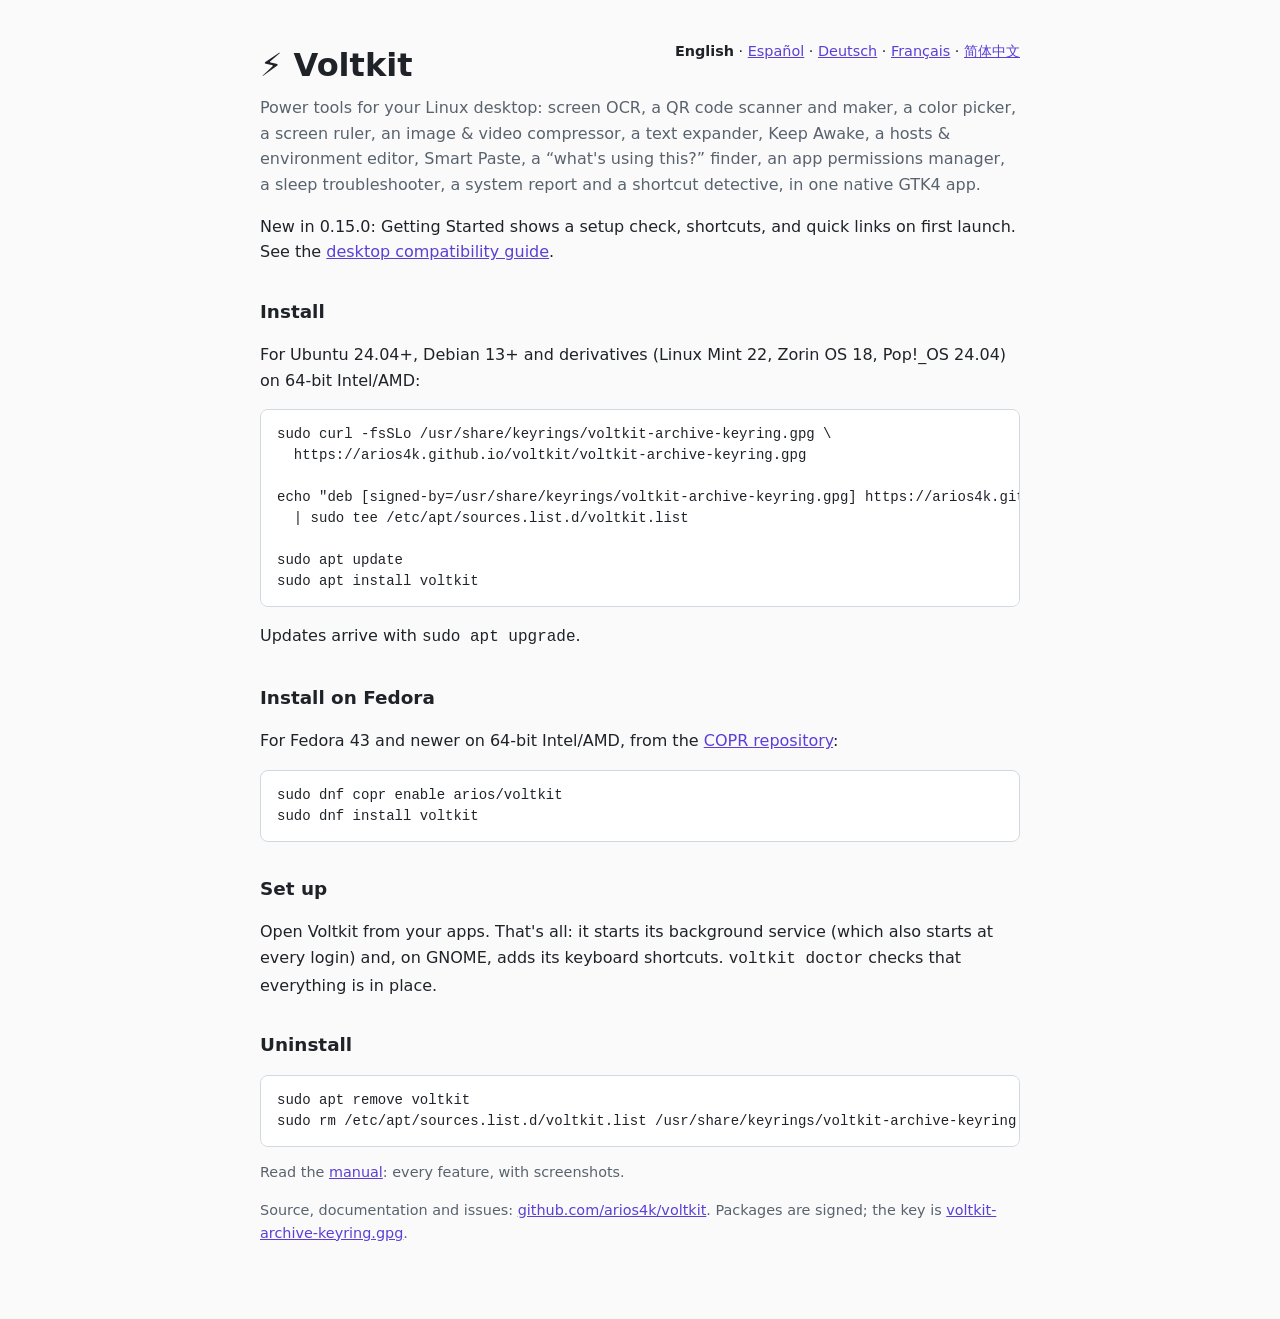
<file: packaging/apt/index.html>
<!doctype html>
<html lang="en">
<head>
<meta charset="utf-8">
<meta name="viewport" content="width=device-width, initial-scale=1">
<link rel="alternate" hreflang="en" href="index.html">
<link rel="alternate" hreflang="es" href="index.es.html">
<link rel="alternate" hreflang="de" href="index.de.html">
<link rel="alternate" hreflang="fr" href="index.fr.html">
<link rel="alternate" hreflang="zh-CN" href="index.zh-CN.html">
<title>Voltkit APT Repository</title>
<style>
  :root { --bg: #fafafa; --fg: #1f2328; --muted: #59636e; --card: #fff; --border: #d1d9e0; --accent: #5b3fd6; }
  @media (prefers-color-scheme: dark) {
    :root { --bg: #0f1117; --fg: #e6edf3; --muted: #9198a1; --card: #161b22; --border: #30363d; --accent: #a78bfa; }
  }
  body { margin: 0; background: var(--bg); color: var(--fg); font: 16px/1.6 system-ui, sans-serif; }
  main { max-width: 760px; margin: 0 auto; padding: 40px 16px 64px; }
  h1 { margin: 0 0 4px; font-size: 2rem; }
  h2 { margin-top: 2rem; font-size: 1.15rem; }
  p.lead { color: var(--muted); margin-top: 0; }
  pre { background: var(--card); border: 1px solid var(--border); border-radius: 8px; padding: 14px 16px;
        overflow-x: auto; font: 14px/1.5 ui-monospace, monospace; }
  code { font-family: ui-monospace, monospace; }
  a { color: var(--accent); }
  .muted { color: var(--muted); font-size: 0.9rem; }
  .langs { float: right; font-size: 0.9rem; }
</style>
</head>
<body>
<main>
  <nav class="langs"><strong>English</strong> · <a href="index.es.html" hreflang="es" lang="es">Español</a> · <a href="index.de.html" hreflang="de" lang="de">Deutsch</a> · <a href="index.fr.html" hreflang="fr" lang="fr">Français</a> · <a href="index.zh-CN.html" hreflang="zh-CN" lang="zh-CN">简体中文</a></nav>
  <h1>⚡ Voltkit</h1>
  <p class="lead">Power tools for your Linux desktop: screen OCR, a QR code scanner and maker, a color
  picker, a screen ruler, an image &amp; video compressor, a text expander, Keep Awake, a hosts &amp;
  environment editor, Smart Paste, a “what's using this?” finder, an app permissions manager, a sleep troubleshooter, a system report and a shortcut detective, in one
  native GTK4 app.</p>
  <p>New in 0.15.0: Getting Started shows a setup check, shortcuts, and quick links on first launch. See the <a href="manual/install.html#desktop-compatibility">desktop compatibility guide</a>.</p>

  <h2>Install</h2>
  <p>For Ubuntu 24.04+, Debian 13+ and derivatives (Linux Mint 22, Zorin OS 18, Pop!_OS 24.04) on 64-bit Intel/AMD:</p>
  <pre><code>sudo curl -fsSLo /usr/share/keyrings/voltkit-archive-keyring.gpg \
  https://arios4k.github.io/voltkit/voltkit-archive-keyring.gpg

echo "deb [signed-by=/usr/share/keyrings/voltkit-archive-keyring.gpg] https://arios4k.github.io/voltkit stable main" \
  | sudo tee /etc/apt/sources.list.d/voltkit.list

sudo apt update
sudo apt install voltkit</code></pre>

  <p>Updates arrive with <code>sudo apt upgrade</code>.</p>

  <h2>Install on Fedora</h2>
  <p>For Fedora 43 and newer on 64-bit Intel/AMD, from the <a href="https://copr.fedorainfracloud.org/coprs/arios/voltkit/">COPR repository</a>:</p>
  <pre><code>sudo dnf copr enable arios/voltkit
sudo dnf install voltkit</code></pre>

  <h2>Set up</h2>
  <p>Open Voltkit from your apps. That's all: it starts its background service (which also starts at
  every login) and, on GNOME, adds its keyboard shortcuts. <code>voltkit doctor</code> checks that
  everything is in place.</p>

  <h2>Uninstall</h2>
  <pre><code>sudo apt remove voltkit
sudo rm /etc/apt/sources.list.d/voltkit.list /usr/share/keyrings/voltkit-archive-keyring.gpg</code></pre>

  <p class="muted">Read the <a href="manual/">manual</a>: every feature, with screenshots. </p>
  <p class="muted">Source, documentation and issues: <a href="https://github.com/arios4k/voltkit">github.com/arios4k/voltkit</a>.
  Packages are signed; the key is <a href="voltkit-archive-keyring.gpg">voltkit-archive-keyring.gpg</a>.</p>
</main>
</body>
</html>
</file>
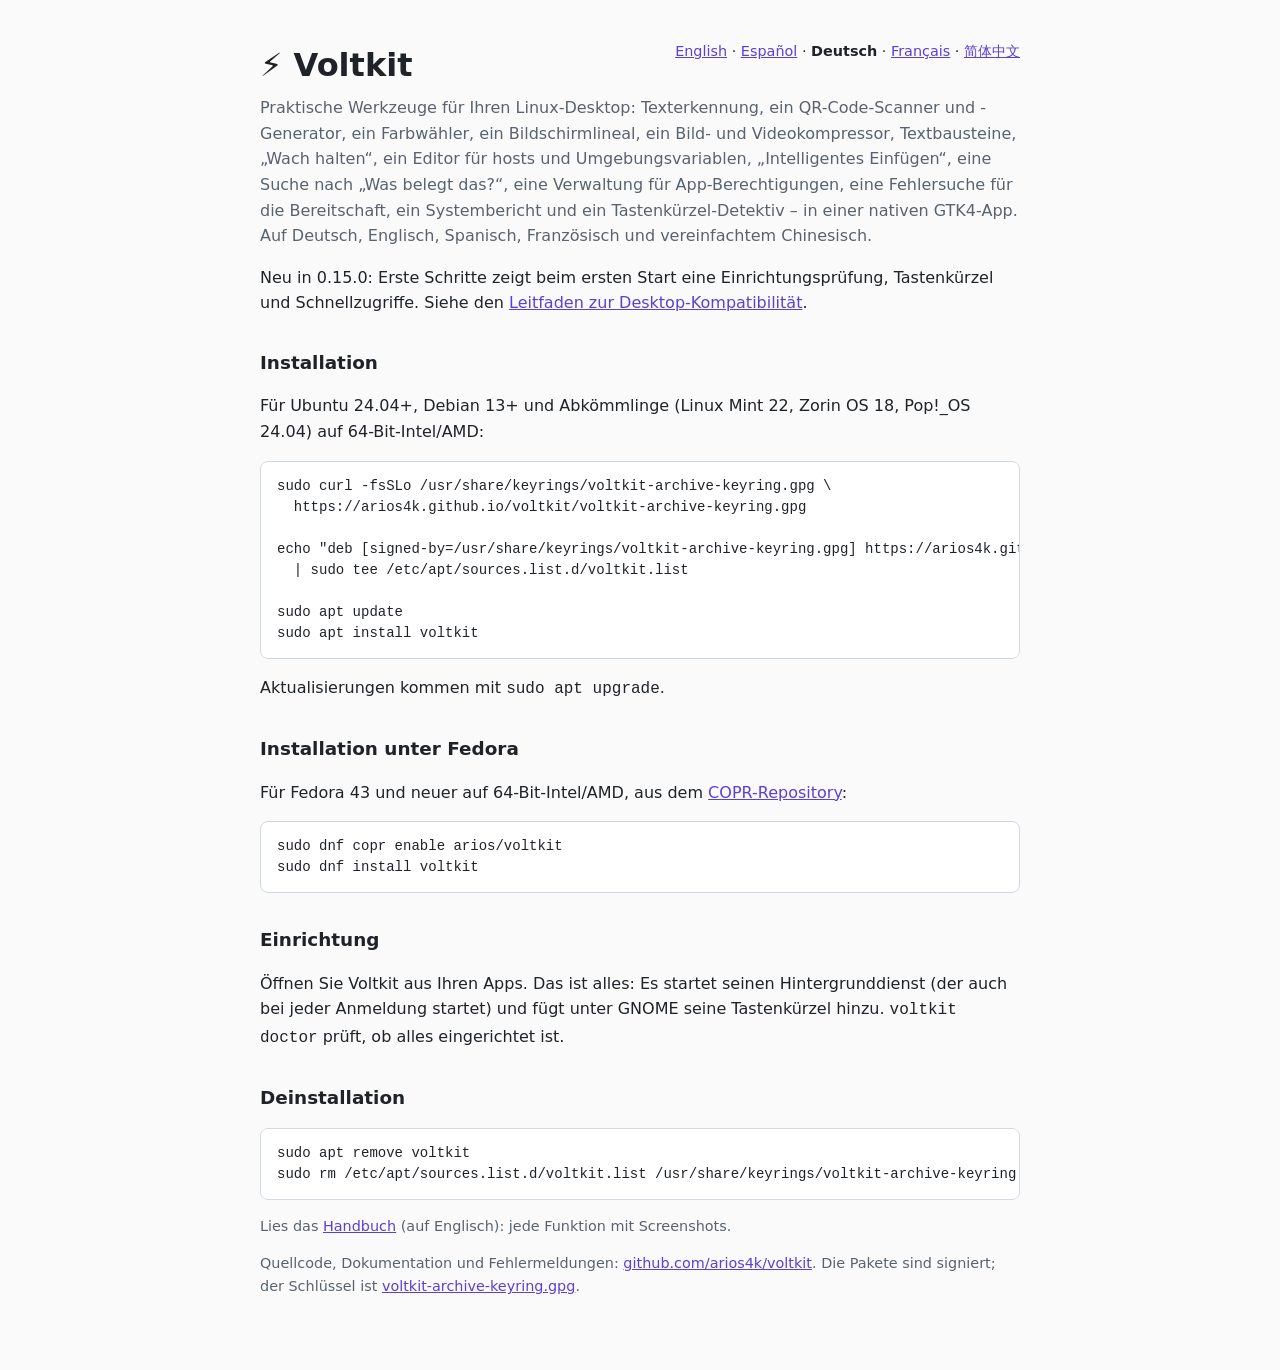
<file: packaging/apt/index.de.html>
<!doctype html>
<html lang="de">
<head>
<meta charset="utf-8">
<meta name="viewport" content="width=device-width, initial-scale=1">
<link rel="alternate" hreflang="en" href="index.html">
<link rel="alternate" hreflang="es" href="index.es.html">
<link rel="alternate" hreflang="de" href="index.de.html">
<link rel="alternate" hreflang="fr" href="index.fr.html">
<link rel="alternate" hreflang="zh-CN" href="index.zh-CN.html">
<title>Voltkit-APT-Repository</title>
<style>
  :root { --bg: #fafafa; --fg: #1f2328; --muted: #59636e; --card: #fff; --border: #d1d9e0; --accent: #5b3fd6; }
  @media (prefers-color-scheme: dark) {
    :root { --bg: #0f1117; --fg: #e6edf3; --muted: #9198a1; --card: #161b22; --border: #30363d; --accent: #a78bfa; }
  }
  body { margin: 0; background: var(--bg); color: var(--fg); font: 16px/1.6 system-ui, sans-serif; }
  main { max-width: 760px; margin: 0 auto; padding: 40px 16px 64px; }
  h1 { margin: 0 0 4px; font-size: 2rem; }
  h2 { margin-top: 2rem; font-size: 1.15rem; }
  p.lead { color: var(--muted); margin-top: 0; }
  pre { background: var(--card); border: 1px solid var(--border); border-radius: 8px; padding: 14px 16px;
        overflow-x: auto; font: 14px/1.5 ui-monospace, monospace; }
  code { font-family: ui-monospace, monospace; }
  a { color: var(--accent); }
  .muted { color: var(--muted); font-size: 0.9rem; }
  .langs { float: right; font-size: 0.9rem; }
</style>
</head>
<body>
<main>
  <nav class="langs"><a href="index.html" hreflang="en" lang="en">English</a> · <a href="index.es.html" hreflang="es" lang="es">Español</a> · <strong>Deutsch</strong> · <a href="index.fr.html" hreflang="fr" lang="fr">Français</a> · <a href="index.zh-CN.html" hreflang="zh-CN" lang="zh-CN">简体中文</a></nav>
  <h1>⚡ Voltkit</h1>
  <p class="lead">Praktische Werkzeuge für Ihren Linux-Desktop: Texterkennung, ein QR-Code-Scanner und
  -Generator, ein Farbwähler, ein Bildschirmlineal, ein Bild- und Videokompressor, Textbausteine, „Wach
  halten“, ein Editor für hosts und Umgebungsvariablen, „Intelligentes Einfügen“, eine Suche nach „Was belegt
  das?“, eine Verwaltung für App-Berechtigungen, eine Fehlersuche für die Bereitschaft, ein Systembericht und ein
  Tastenkürzel-Detektiv – in einer nativen GTK4-App. Auf Deutsch, Englisch, Spanisch, Französisch und vereinfachtem Chinesisch.</p>
  <p>Neu in 0.15.0: Erste Schritte zeigt beim ersten Start eine Einrichtungsprüfung, Tastenkürzel und Schnellzugriffe. Siehe den <a href="manual/install.html#desktop-compatibility">Leitfaden zur Desktop-Kompatibilität</a>.</p>

  <h2>Installation</h2>
  <p>Für Ubuntu 24.04+, Debian 13+ und Abkömmlinge (Linux Mint 22, Zorin OS 18, Pop!_OS 24.04) auf 64-Bit-Intel/AMD:</p>
  <pre><code>sudo curl -fsSLo /usr/share/keyrings/voltkit-archive-keyring.gpg \
  https://arios4k.github.io/voltkit/voltkit-archive-keyring.gpg

echo "deb [signed-by=/usr/share/keyrings/voltkit-archive-keyring.gpg] https://arios4k.github.io/voltkit stable main" \
  | sudo tee /etc/apt/sources.list.d/voltkit.list

sudo apt update
sudo apt install voltkit</code></pre>

  <p>Aktualisierungen kommen mit <code>sudo apt upgrade</code>.</p>

  <h2>Installation unter Fedora</h2>
  <p>Für Fedora 43 und neuer auf 64-Bit-Intel/AMD, aus dem <a href="https://copr.fedorainfracloud.org/coprs/arios/voltkit/">COPR-Repository</a>:</p>
  <pre><code>sudo dnf copr enable arios/voltkit
sudo dnf install voltkit</code></pre>

  <h2>Einrichtung</h2>
  <p>Öffnen Sie Voltkit aus Ihren Apps. Das ist alles: Es startet seinen Hintergrunddienst (der auch bei
  jeder Anmeldung startet) und fügt unter GNOME seine Tastenkürzel hinzu. <code>voltkit doctor</code> prüft,
  ob alles eingerichtet ist.</p>

  <h2>Deinstallation</h2>
  <pre><code>sudo apt remove voltkit
sudo rm /etc/apt/sources.list.d/voltkit.list /usr/share/keyrings/voltkit-archive-keyring.gpg</code></pre>

  <p class="muted">Lies das <a href="manual/">Handbuch</a> (auf Englisch): jede Funktion mit Screenshots. </p>
  <p class="muted">Quellcode, Dokumentation und Fehlermeldungen: <a href="https://github.com/arios4k/voltkit/blob/main/README.de.md">github.com/arios4k/voltkit</a>.
  Die Pakete sind signiert; der Schlüssel ist <a href="voltkit-archive-keyring.gpg">voltkit-archive-keyring.gpg</a>.</p>
</main>
</body>
</html>
</file>
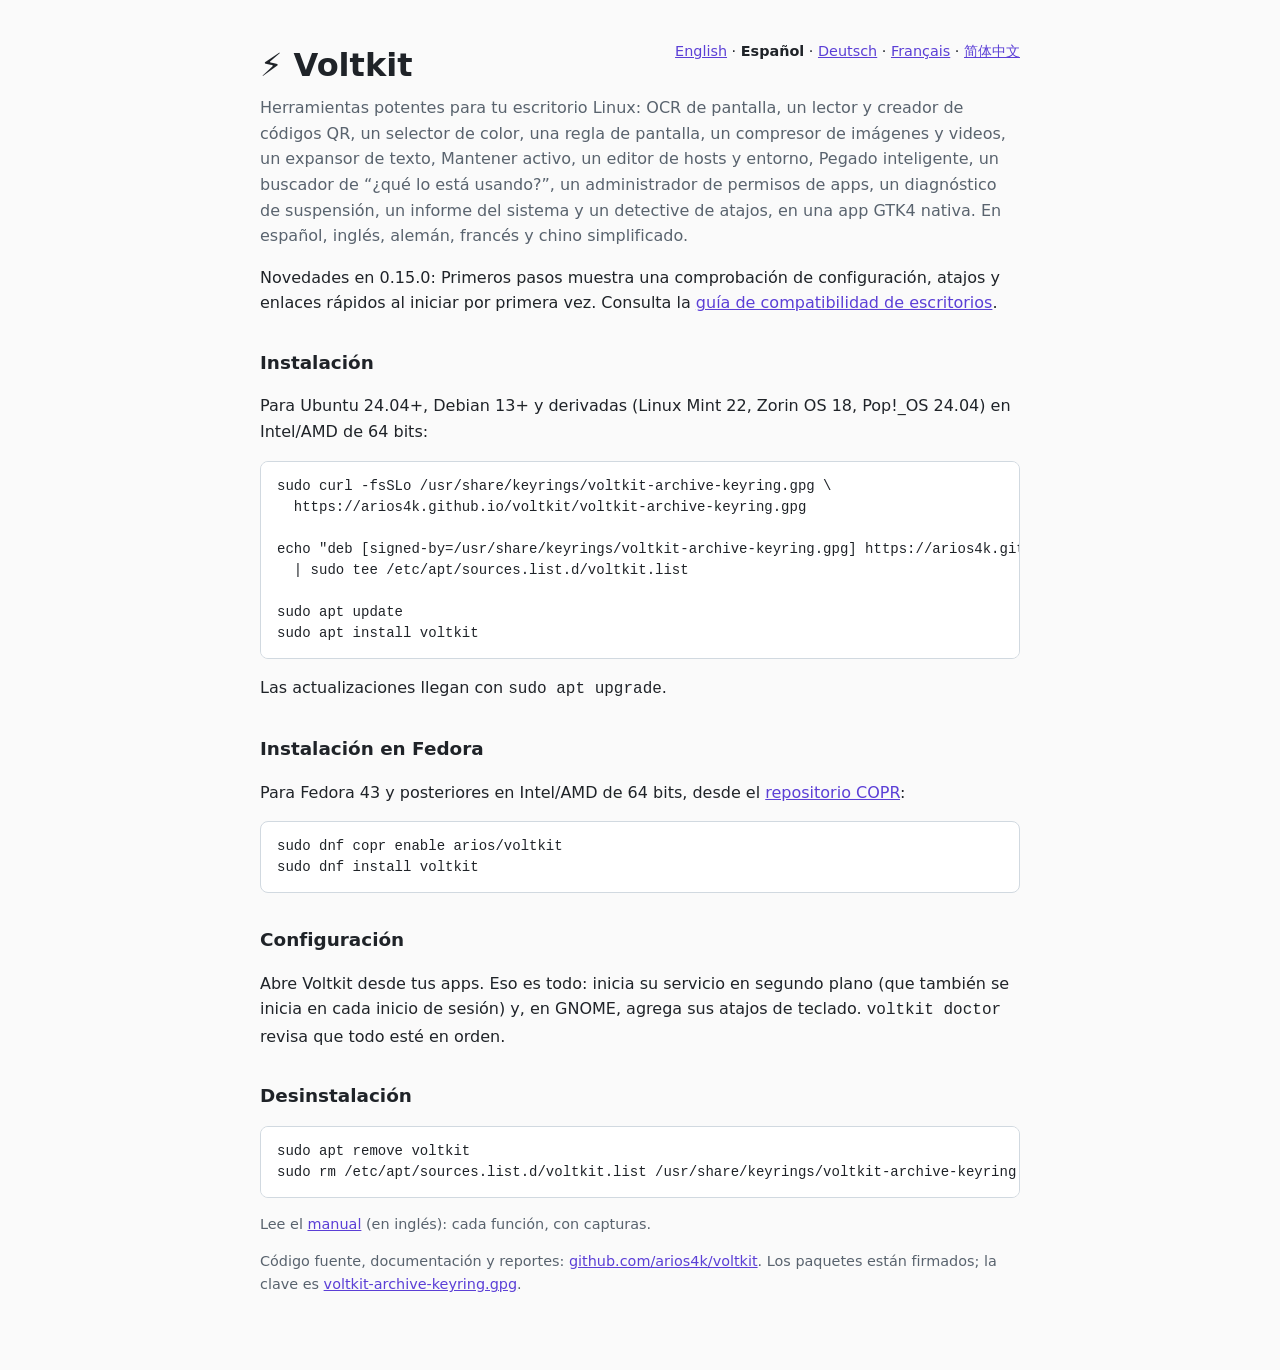
<file: packaging/apt/index.es.html>
<!doctype html>
<html lang="es">
<head>
<meta charset="utf-8">
<meta name="viewport" content="width=device-width, initial-scale=1">
<link rel="alternate" hreflang="en" href="index.html">
<link rel="alternate" hreflang="es" href="index.es.html">
<link rel="alternate" hreflang="de" href="index.de.html">
<link rel="alternate" hreflang="fr" href="index.fr.html">
<link rel="alternate" hreflang="zh-CN" href="index.zh-CN.html">
<title>Repositorio APT de Voltkit</title>
<style>
  :root { --bg: #fafafa; --fg: #1f2328; --muted: #59636e; --card: #fff; --border: #d1d9e0; --accent: #5b3fd6; }
  @media (prefers-color-scheme: dark) {
    :root { --bg: #0f1117; --fg: #e6edf3; --muted: #9198a1; --card: #161b22; --border: #30363d; --accent: #a78bfa; }
  }
  body { margin: 0; background: var(--bg); color: var(--fg); font: 16px/1.6 system-ui, sans-serif; }
  main { max-width: 760px; margin: 0 auto; padding: 40px 16px 64px; }
  h1 { margin: 0 0 4px; font-size: 2rem; }
  h2 { margin-top: 2rem; font-size: 1.15rem; }
  p.lead { color: var(--muted); margin-top: 0; }
  pre { background: var(--card); border: 1px solid var(--border); border-radius: 8px; padding: 14px 16px;
        overflow-x: auto; font: 14px/1.5 ui-monospace, monospace; }
  code { font-family: ui-monospace, monospace; }
  a { color: var(--accent); }
  .muted { color: var(--muted); font-size: 0.9rem; }
  .langs { float: right; font-size: 0.9rem; }
</style>
</head>
<body>
<main>
  <nav class="langs"><a href="index.html" hreflang="en" lang="en">English</a> · <strong>Español</strong> · <a href="index.de.html" hreflang="de" lang="de">Deutsch</a> · <a href="index.fr.html" hreflang="fr" lang="fr">Français</a> · <a href="index.zh-CN.html" hreflang="zh-CN" lang="zh-CN">简体中文</a></nav>
  <h1>⚡ Voltkit</h1>
  <p class="lead">Herramientas potentes para tu escritorio Linux: OCR de pantalla, un lector y creador de
  códigos QR, un selector de color, una regla de pantalla, un compresor de imágenes y videos, un expansor de
  texto, Mantener activo, un editor de hosts y entorno, Pegado inteligente, un buscador de “¿qué lo está
  usando?”, un administrador de permisos de apps, un diagnóstico de suspensión, un informe del sistema y un
  detective de atajos, en una app GTK4 nativa. En español, inglés, alemán, francés y chino simplificado.</p>
  <p>Novedades en 0.15.0: Primeros pasos muestra una comprobación de configuración, atajos y enlaces rápidos al iniciar por primera vez. Consulta la <a href="manual/install.html#desktop-compatibility">guía de compatibilidad de escritorios</a>.</p>

  <h2>Instalación</h2>
  <p>Para Ubuntu 24.04+, Debian 13+ y derivadas (Linux Mint 22, Zorin OS 18, Pop!_OS 24.04) en Intel/AMD de 64 bits:</p>
  <pre><code>sudo curl -fsSLo /usr/share/keyrings/voltkit-archive-keyring.gpg \
  https://arios4k.github.io/voltkit/voltkit-archive-keyring.gpg

echo "deb [signed-by=/usr/share/keyrings/voltkit-archive-keyring.gpg] https://arios4k.github.io/voltkit stable main" \
  | sudo tee /etc/apt/sources.list.d/voltkit.list

sudo apt update
sudo apt install voltkit</code></pre>

  <p>Las actualizaciones llegan con <code>sudo apt upgrade</code>.</p>

  <h2>Instalación en Fedora</h2>
  <p>Para Fedora 43 y posteriores en Intel/AMD de 64 bits, desde el <a href="https://copr.fedorainfracloud.org/coprs/arios/voltkit/">repositorio COPR</a>:</p>
  <pre><code>sudo dnf copr enable arios/voltkit
sudo dnf install voltkit</code></pre>

  <h2>Configuración</h2>
  <p>Abre Voltkit desde tus apps. Eso es todo: inicia su servicio en segundo plano (que también se inicia
  en cada inicio de sesión) y, en GNOME, agrega sus atajos de teclado. <code>voltkit doctor</code> revisa que
  todo esté en orden.</p>

  <h2>Desinstalación</h2>
  <pre><code>sudo apt remove voltkit
sudo rm /etc/apt/sources.list.d/voltkit.list /usr/share/keyrings/voltkit-archive-keyring.gpg</code></pre>

  <p class="muted">Lee el <a href="manual/">manual</a> (en inglés): cada función, con capturas. </p>
  <p class="muted">Código fuente, documentación y reportes: <a href="https://github.com/arios4k/voltkit/blob/main/README.es.md">github.com/arios4k/voltkit</a>.
  Los paquetes están firmados; la clave es <a href="voltkit-archive-keyring.gpg">voltkit-archive-keyring.gpg</a>.</p>
</main>
</body>
</html>
</file>
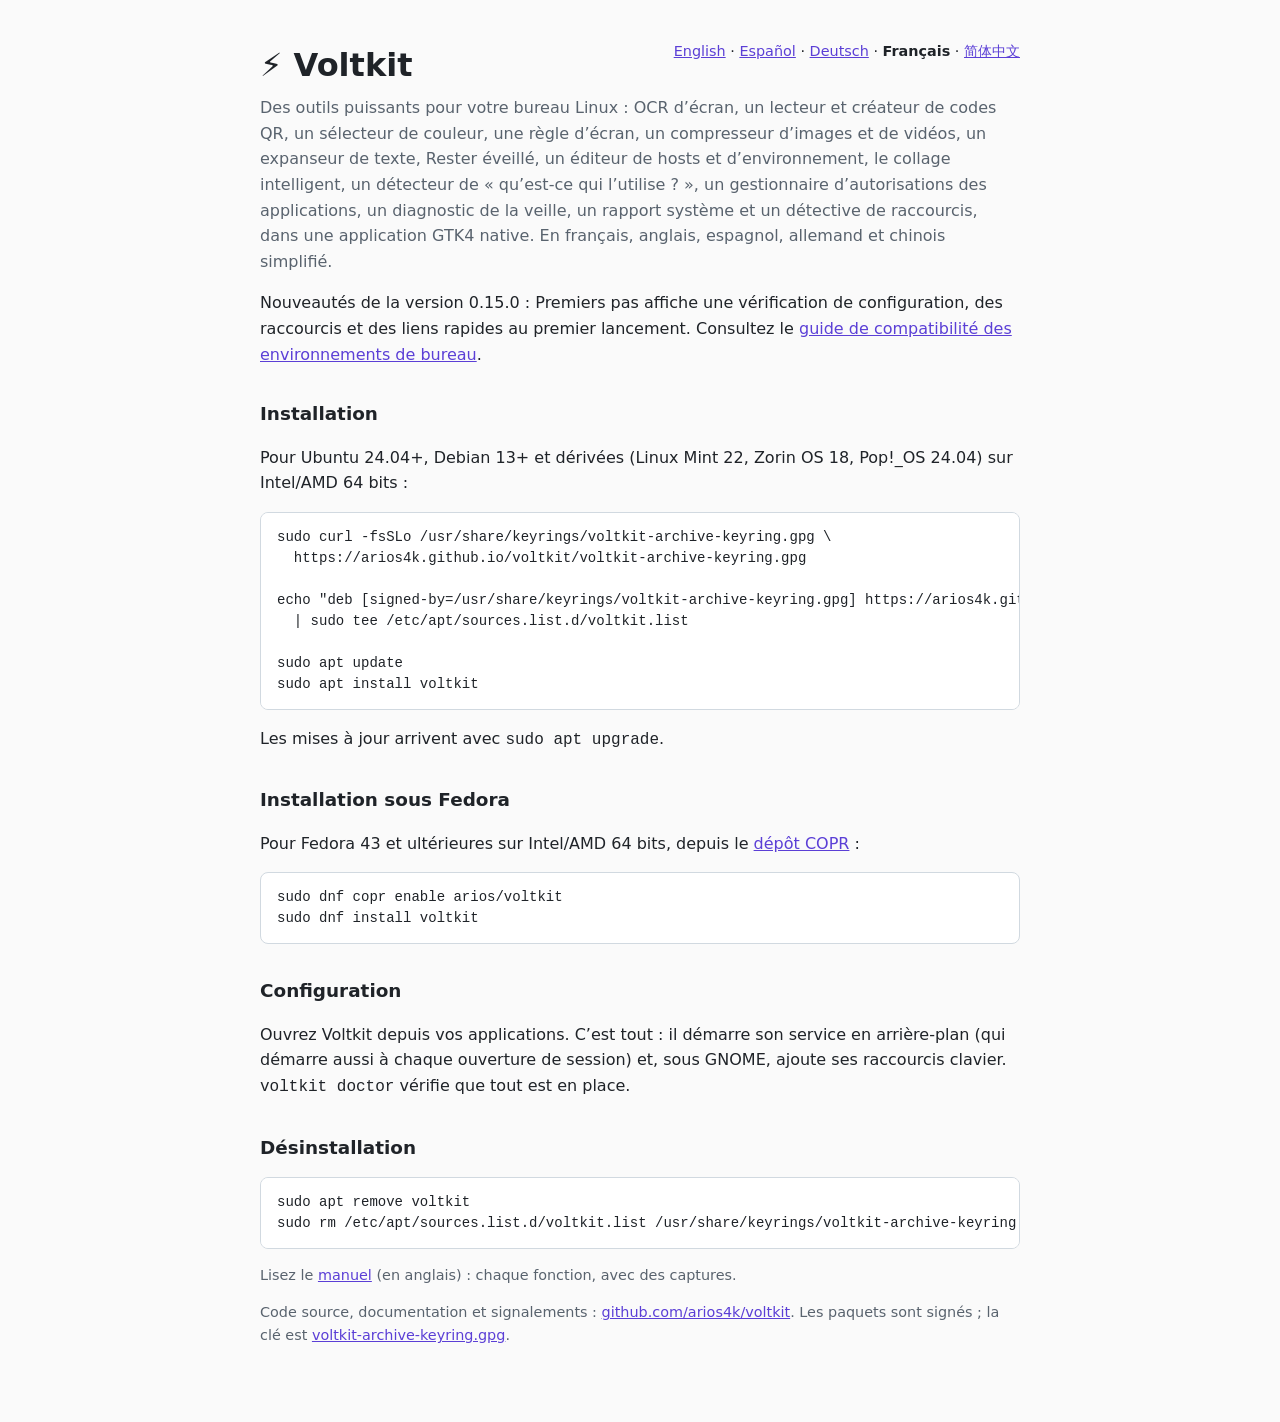
<file: packaging/apt/index.fr.html>
<!doctype html>
<html lang="fr">
<head>
<meta charset="utf-8">
<meta name="viewport" content="width=device-width, initial-scale=1">
<link rel="alternate" hreflang="en" href="index.html">
<link rel="alternate" hreflang="es" href="index.es.html">
<link rel="alternate" hreflang="de" href="index.de.html">
<link rel="alternate" hreflang="fr" href="index.fr.html">
<link rel="alternate" hreflang="zh-CN" href="index.zh-CN.html">
<title>Dépôt APT de Voltkit</title>
<style>
  :root { --bg: #fafafa; --fg: #1f2328; --muted: #59636e; --card: #fff; --border: #d1d9e0; --accent: #5b3fd6; }
  @media (prefers-color-scheme: dark) {
    :root { --bg: #0f1117; --fg: #e6edf3; --muted: #9198a1; --card: #161b22; --border: #30363d; --accent: #a78bfa; }
  }
  body { margin: 0; background: var(--bg); color: var(--fg); font: 16px/1.6 system-ui, sans-serif; }
  main { max-width: 760px; margin: 0 auto; padding: 40px 16px 64px; }
  h1 { margin: 0 0 4px; font-size: 2rem; }
  h2 { margin-top: 2rem; font-size: 1.15rem; }
  p.lead { color: var(--muted); margin-top: 0; }
  pre { background: var(--card); border: 1px solid var(--border); border-radius: 8px; padding: 14px 16px;
        overflow-x: auto; font: 14px/1.5 ui-monospace, monospace; }
  code { font-family: ui-monospace, monospace; }
  a { color: var(--accent); }
  .muted { color: var(--muted); font-size: 0.9rem; }
  .langs { float: right; font-size: 0.9rem; }
</style>
</head>
<body>
<main>
  <nav class="langs"><a href="index.html" hreflang="en" lang="en">English</a> · <a href="index.es.html" hreflang="es" lang="es">Español</a> · <a href="index.de.html" hreflang="de" lang="de">Deutsch</a> · <strong>Français</strong> · <a href="index.zh-CN.html" hreflang="zh-CN" lang="zh-CN">简体中文</a></nav>
  <h1>⚡ Voltkit</h1>
  <p class="lead">Des outils puissants pour votre bureau Linux : OCR d’écran, un lecteur et créateur de codes QR, un sélecteur de couleur, une règle d’écran, un compresseur d’images et de vidéos, un expanseur de texte, Rester éveillé, un éditeur de hosts et d’environnement, le collage intelligent, un détecteur de « qu’est-ce qui l’utilise ? », un gestionnaire d’autorisations des applications, un diagnostic de la veille, un rapport système et un détective de raccourcis, dans une application GTK4 native. En français, anglais, espagnol, allemand et chinois simplifié.</p>
  <p>Nouveautés de la version 0.15.0 : Premiers pas affiche une vérification de configuration, des raccourcis et des liens rapides au premier lancement. Consultez le <a href="manual/install.html#desktop-compatibility">guide de compatibilité des environnements de bureau</a>.</p>

  <h2>Installation</h2>
  <p>Pour Ubuntu 24.04+, Debian 13+ et dérivées (Linux Mint 22, Zorin OS 18, Pop!_OS 24.04) sur Intel/AMD 64 bits :</p>
  <pre><code>sudo curl -fsSLo /usr/share/keyrings/voltkit-archive-keyring.gpg \
  https://arios4k.github.io/voltkit/voltkit-archive-keyring.gpg

echo "deb [signed-by=/usr/share/keyrings/voltkit-archive-keyring.gpg] https://arios4k.github.io/voltkit stable main" \
  | sudo tee /etc/apt/sources.list.d/voltkit.list

sudo apt update
sudo apt install voltkit</code></pre>

  <p>Les mises à jour arrivent avec <code>sudo apt upgrade</code>.</p>

  <h2>Installation sous Fedora</h2>
  <p>Pour Fedora 43 et ultérieures sur Intel/AMD 64 bits, depuis le <a href="https://copr.fedorainfracloud.org/coprs/arios/voltkit/">dépôt COPR</a> :</p>
  <pre><code>sudo dnf copr enable arios/voltkit
sudo dnf install voltkit</code></pre>

  <h2>Configuration</h2>
  <p>Ouvrez Voltkit depuis vos applications. C’est tout : il démarre son service en arrière-plan (qui démarre aussi à chaque ouverture de session) et, sous GNOME, ajoute ses raccourcis clavier. <code>voltkit doctor</code> vérifie que tout est en place.</p>

  <h2>Désinstallation</h2>
  <pre><code>sudo apt remove voltkit
sudo rm /etc/apt/sources.list.d/voltkit.list /usr/share/keyrings/voltkit-archive-keyring.gpg</code></pre>

  <p class="muted">Lisez le <a href="manual/">manuel</a> (en anglais) : chaque fonction, avec des captures. </p>
  <p class="muted">Code source, documentation et signalements : <a href="https://github.com/arios4k/voltkit/blob/main/README.fr.md">github.com/arios4k/voltkit</a>.
  Les paquets sont signés ; la clé est <a href="voltkit-archive-keyring.gpg">voltkit-archive-keyring.gpg</a>.</p>
</main>
</body>
</html>
</file>
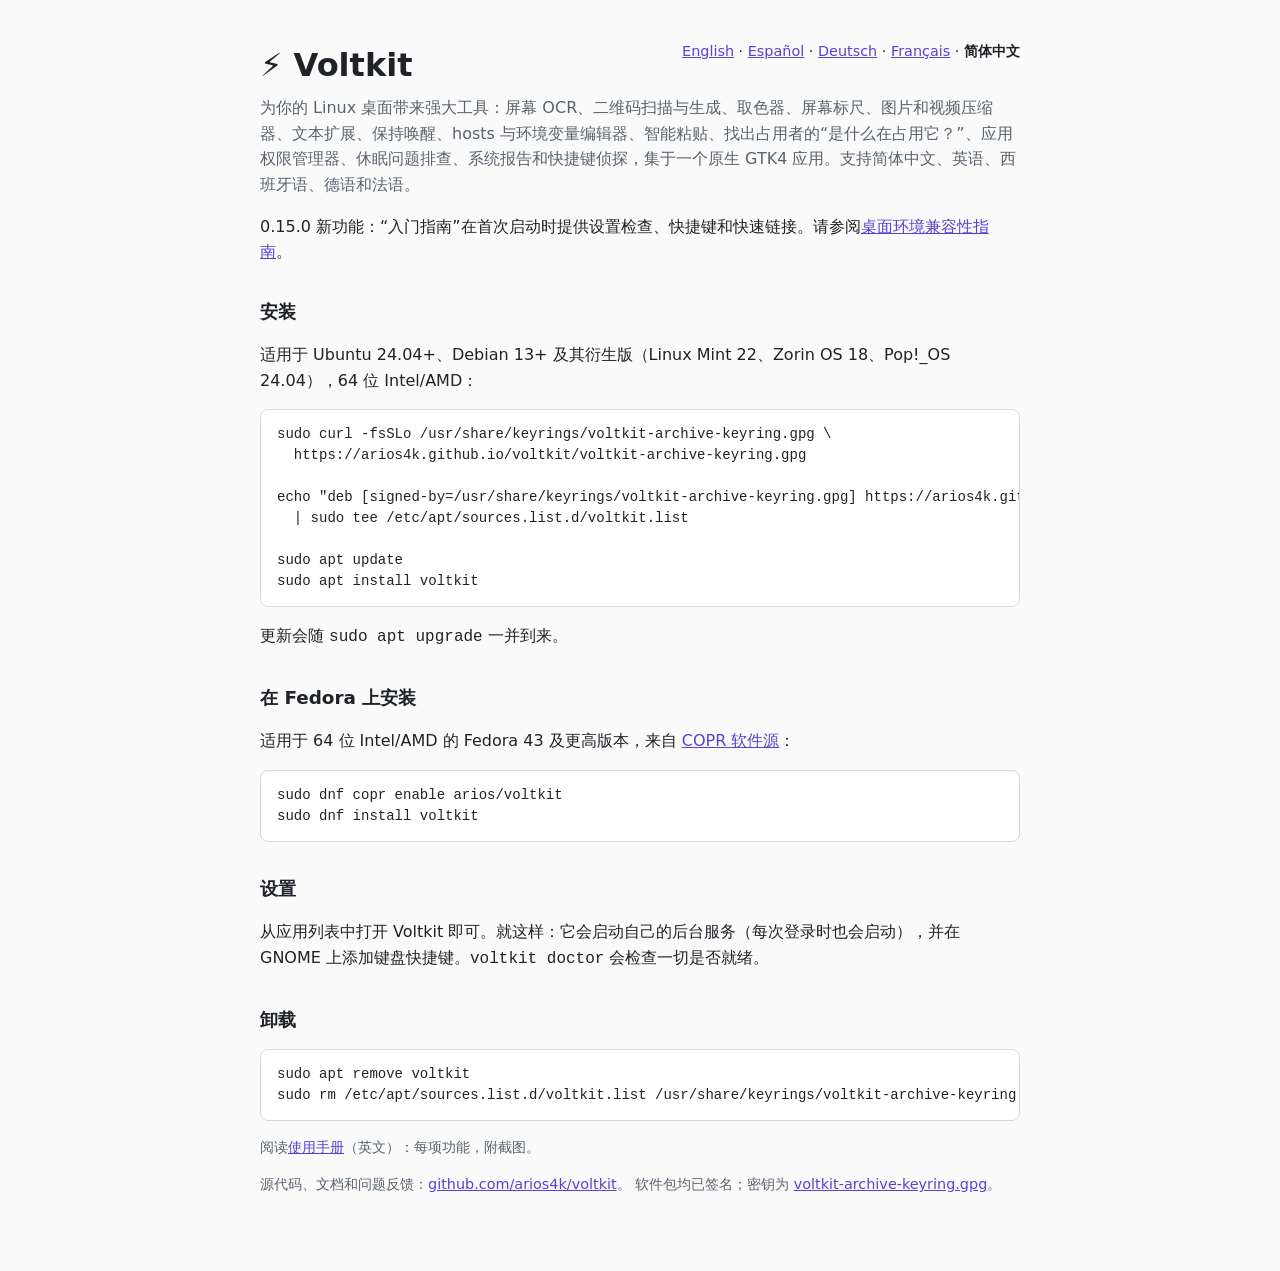
<file: packaging/apt/index.zh-CN.html>
<!doctype html>
<html lang="zh-CN">
<head>
<meta charset="utf-8">
<meta name="viewport" content="width=device-width, initial-scale=1">
<link rel="alternate" hreflang="en" href="index.html">
<link rel="alternate" hreflang="es" href="index.es.html">
<link rel="alternate" hreflang="de" href="index.de.html">
<link rel="alternate" hreflang="fr" href="index.fr.html">
<link rel="alternate" hreflang="zh-CN" href="index.zh-CN.html">
<title>Voltkit APT 软件源</title>
<style>
  :root { --bg: #fafafa; --fg: #1f2328; --muted: #59636e; --card: #fff; --border: #d1d9e0; --accent: #5b3fd6; }
  @media (prefers-color-scheme: dark) {
    :root { --bg: #0f1117; --fg: #e6edf3; --muted: #9198a1; --card: #161b22; --border: #30363d; --accent: #a78bfa; }
  }
  body { margin: 0; background: var(--bg); color: var(--fg); font: 16px/1.6 system-ui, sans-serif; }
  main { max-width: 760px; margin: 0 auto; padding: 40px 16px 64px; }
  h1 { margin: 0 0 4px; font-size: 2rem; }
  h2 { margin-top: 2rem; font-size: 1.15rem; }
  p.lead { color: var(--muted); margin-top: 0; }
  pre { background: var(--card); border: 1px solid var(--border); border-radius: 8px; padding: 14px 16px;
        overflow-x: auto; font: 14px/1.5 ui-monospace, monospace; }
  code { font-family: ui-monospace, monospace; }
  a { color: var(--accent); }
  .muted { color: var(--muted); font-size: 0.9rem; }
  .langs { float: right; font-size: 0.9rem; }
</style>
</head>
<body>
<main>
  <nav class="langs"><a href="index.html" hreflang="en" lang="en">English</a> · <a href="index.es.html" hreflang="es" lang="es">Español</a> · <a href="index.de.html" hreflang="de" lang="de">Deutsch</a> · <a href="index.fr.html" hreflang="fr" lang="fr">Français</a> · <strong>简体中文</strong></nav>
  <h1>⚡ Voltkit</h1>
  <p class="lead">为你的 Linux 桌面带来强大工具：屏幕 OCR、二维码扫描与生成、取色器、屏幕标尺、图片和视频压缩器、文本扩展、保持唤醒、hosts 与环境变量编辑器、智能粘贴、找出占用者的“是什么在占用它？”、应用权限管理器、休眠问题排查、系统报告和快捷键侦探，集于一个原生 GTK4 应用。支持简体中文、英语、西班牙语、德语和法语。</p>
  <p>0.15.0 新功能：“入门指南”在首次启动时提供设置检查、快捷键和快速链接。请参阅<a href="manual/install.html#desktop-compatibility">桌面环境兼容性指南</a>。</p>

  <h2>安装</h2>
  <p>适用于 Ubuntu 24.04+、Debian 13+ 及其衍生版（Linux Mint 22、Zorin OS 18、Pop!_OS 24.04），64 位 Intel/AMD：</p>
  <pre><code>sudo curl -fsSLo /usr/share/keyrings/voltkit-archive-keyring.gpg \
  https://arios4k.github.io/voltkit/voltkit-archive-keyring.gpg

echo "deb [signed-by=/usr/share/keyrings/voltkit-archive-keyring.gpg] https://arios4k.github.io/voltkit stable main" \
  | sudo tee /etc/apt/sources.list.d/voltkit.list

sudo apt update
sudo apt install voltkit</code></pre>

  <p>更新会随 <code>sudo apt upgrade</code> 一并到来。</p>

  <h2>在 Fedora 上安装</h2>
  <p>适用于 64 位 Intel/AMD 的 Fedora 43 及更高版本，来自 <a href="https://copr.fedorainfracloud.org/coprs/arios/voltkit/">COPR 软件源</a>：</p>
  <pre><code>sudo dnf copr enable arios/voltkit
sudo dnf install voltkit</code></pre>

  <h2>设置</h2>
  <p>从应用列表中打开 Voltkit 即可。就这样：它会启动自己的后台服务（每次登录时也会启动），并在 GNOME 上添加键盘快捷键。<code>voltkit doctor</code> 会检查一切是否就绪。</p>

  <h2>卸载</h2>
  <pre><code>sudo apt remove voltkit
sudo rm /etc/apt/sources.list.d/voltkit.list /usr/share/keyrings/voltkit-archive-keyring.gpg</code></pre>

  <p class="muted">阅读<a href="manual/">使用手册</a>（英文）：每项功能，附截图。 </p>
  <p class="muted">源代码、文档和问题反馈：<a href="https://github.com/arios4k/voltkit/blob/main/README.zh-CN.md">github.com/arios4k/voltkit</a>。
  软件包均已签名；密钥为 <a href="voltkit-archive-keyring.gpg">voltkit-archive-keyring.gpg</a>。</p>
</main>
</body>
</html>
</file>
